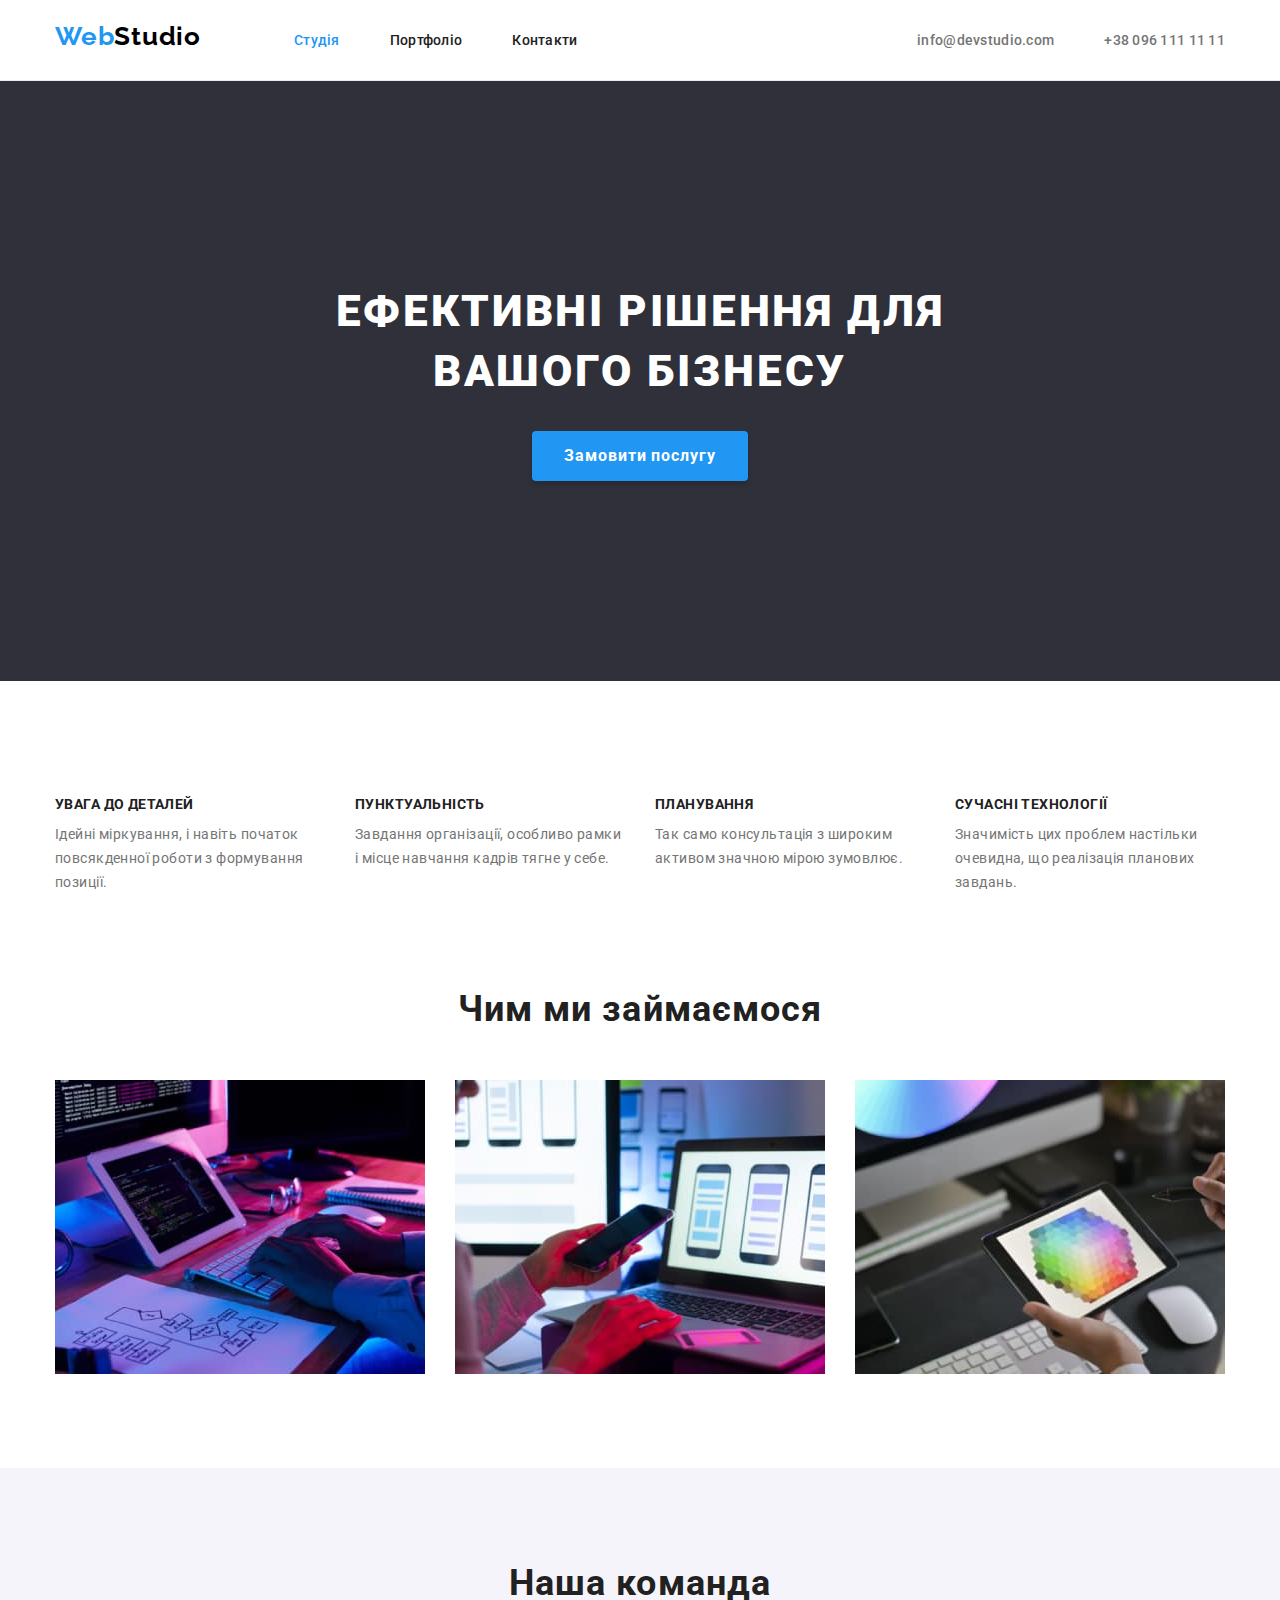
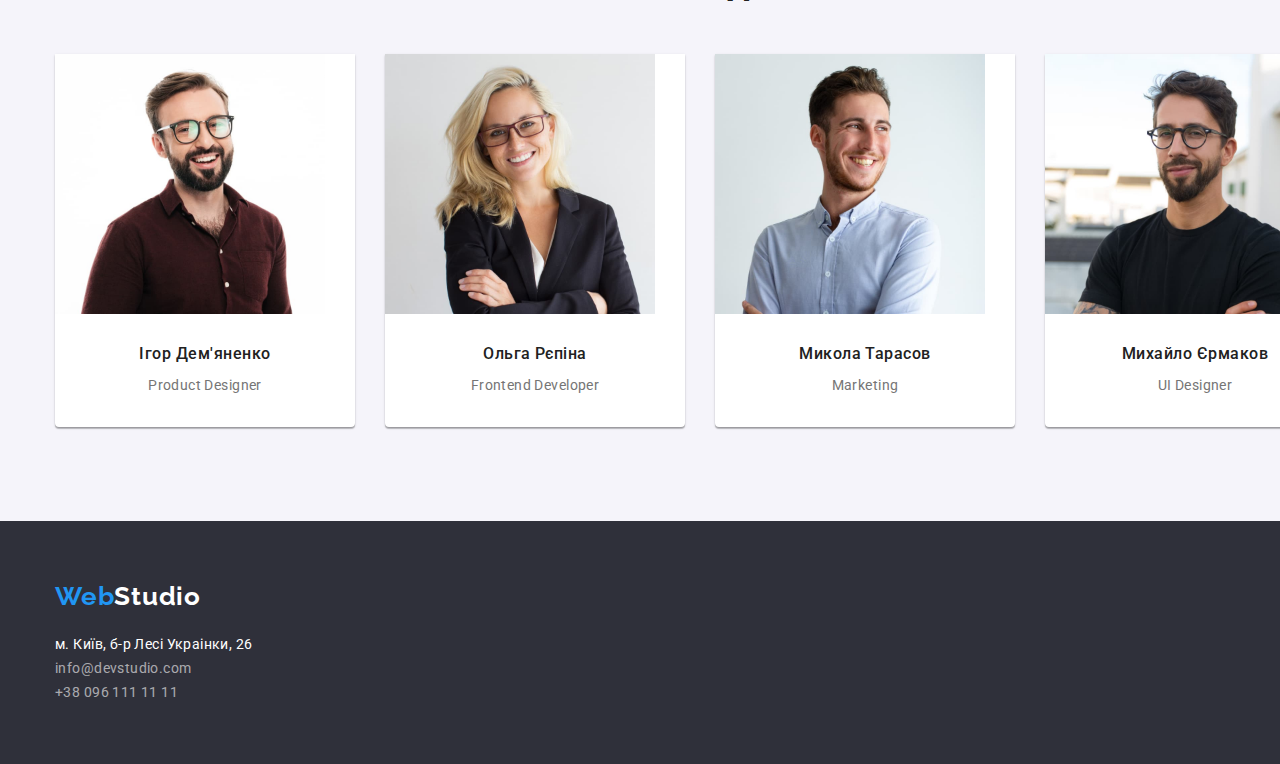
<file: index.html>
<!DOCTYPE html>
<html lang="uk">
  <head>
    <meta charset="UTF-8" />
    <meta http-equiv="X-UA-Compatible" content="IE=edge" />
    <meta name="viewport" content="width=device-width, initial-scale=1.0" />
    <title>WebStudio</title>
    <link rel="stylesheet" href="./css/modern-normalize.css" />
    <link rel="preconnect" href="https://fonts.googleapis.com" />
    <link rel="preconnect" href="https://fonts.gstatic.com" crossorigin />
    <link
      href="https://fonts.googleapis.com/css2?family=Raleway:wght@700&family=Roboto:wght@400;500;700;900&display=swap"
      rel="stylesheet"
    />
    <link rel="stylesheet" href="./css/styles.css" />
  </head>
  <body>
    <!-- HEADER -->
    <header class="header">
      <div class="header-container container">
        <nav class="nav-container">
          <a href="./index.html" class="logo"
            >Web<span class="logo-part">Studio</span></a
          >
          <ul class="list navigation-list">
            <li>
              <a class="navigation-link link current" href="./index.html"
                >Студія</a
              >
            </li>
            <li>
              <a class="navigation-link link" href="./portfolio.html"
                >Портфоліо</a
              >
            </li>
            <li><a class="navigation-link link" href="#">Контакти</a></li>
          </ul>
        </nav>
        <ul class="navigation-list list">
          <li>
            <a class="contact-link link" href="mailto:info@devstudio.com"
              >info@devstudio.com</a
            >
          </li>
          <li>
            <a class="contact-link link" href="tel:+380961111111"
              >+38 096 111 11 11</a
            >
          </li>
        </ul>
      </div>
    </header>
    <!-- MAIN -->
    <main>
      <!-- HERO -->
      <section class="hero">
        <div class="container">
          <h1 class="hero-title">Ефективні рішення для вашого бізнесу</h1>
          <button class="hero-button button" type="button">
            Замовити послугу
          </button>
        </div>
      </section>
      <!-- SPECIALS -->
      <section class="special-container">
        <div class="container">
          <h2 class="hidden-title">Особливості</h2>
          <ul class="special-list list">
            <li class="special-item">
              <h3 class="specials-title">Увага до деталей</h3>
              <p class="text">
                Ідейні міркування, і навіть початок повсякденної роботи з
                формування позиції.
              </p>
            </li>
            <li class="special-item">
              <h3 class="specials-title">Пунктуальність</h3>
              <p class="text">
                Завдання організації, особливо рамки і місце навчання кадрів
                тягне у себе.
              </p>
            </li>
            <li class="special-item">
              <h3 class="specials-title">Планування</h3>
              <p class="text">
                Так само консультація з широким активом значною мірою зумовлює.
              </p>
            </li>
            <li class="special-item">
              <h3 class="specials-title">Сучасні технології</h3>
              <p class="text">
                Значимість цих проблем настільки очевидна, що реалізація
                планових завдань.
              </p>
            </li>
          </ul>
        </div>
      </section>
      <!-- CHIM -->
      <section class="chim-container">
        <div class="container">
          <h2 class="section-title">Чим ми займаємося</h2>
          <ul class="chim-list list">
            <li class="chim-items">
              <img
                src="./images/chim1.jpg"
                alt="Програмування"
                width="370"
                height="294"
              />
            </li>
            <li class="chim-items">
              <img
                src="./images/chim2.jpg"
                alt="Розробка макетів"
                width="370"
                height="294"
              />
            </li>
            <li class="chim-items">
              <img
                src="./images/chim3.jpg"
                alt="Дизайн"
                width="370"
                height="294"
              />
            </li>
          </ul>
        </div>
      </section>
      <!-- TEAM -->
      <section class="section-team">
        <div class="container">
          <h2 class="section-title">Наша команда</h2>
          <ul class="team-list list">
            <li class="team-item">
              <img
                src="./images/igor.jpg"
                alt="photo-igor"
                width="270"
                height="260"
              />
              <div class="team-text-item">
                <h3 class="team-title">Ігор Дем'яненко</h3>
                <p class="text" lang="en">Product Designer</p>
              </div>
            </li>
            <li class="team-item">
              <img
                src="./images/olga.jpg"
                alt="photo-olga"
                width="270"
                height="260"
              />
              <div class="team-text-item">
                <h3 class="team-title">Ольга Рєпіна</h3>
                <p class="text" lang="en">Frontend Developer</p>
              </div>
            </li>
            <li class="team-item">
              <img
                src="./images/mykola.jpg"
                alt="photo-mykola"
                width="270"
                height="260"
              />
              <div class="team-text-item">
                <h3 class="team-title">Микола Тарасов</h3>
                <p class="text" lang="en">Marketing</p>
              </div>
            </li>
            <li class="team-item">
              <img
                src="./images/mykhailo.jpg"
                alt="photo-mykhailo"
                width="270"
                height="260"
              />
              <div class="team-text-item">
                <h3 class="team-title">Михайло Єрмаков</h3>
                <p class="text" lang="en">UI Designer</p>
              </div>
            </li>
          </ul>
        </div>
      </section>
    </main>
    <!-- FOOTER -->
    <footer class="footer-container">
      <div class="container">
        <a href="./index.html" class="logo"
        >Web<span class="logo-footer">Studio</span></a
      >
      <address class="footer-stile">
        <ul class="list">
          <li>
            <a
              class="footer-address link"
              href="https://goo.gl/maps/CPtrU1FHBa2aNyZL9"
              target="_blank"
              rel="noopener noreferrer nofollow"
              >м. Київ, б-р Лесі Украінки, 26</a
            >
          </li>
          <li>
            <a class="footer-link link" href="mailto:info@devstudio.com"
              >info@devstudio.com</a
            >
          </li>
          <li>
            <a class="footer-link link" href="tel:+380961111111"
              >+38 096 111 11 11</a
            >
          </li>
        </ul>
      </address>
      </div>
    </footer>
  </body>
</html>
</file>
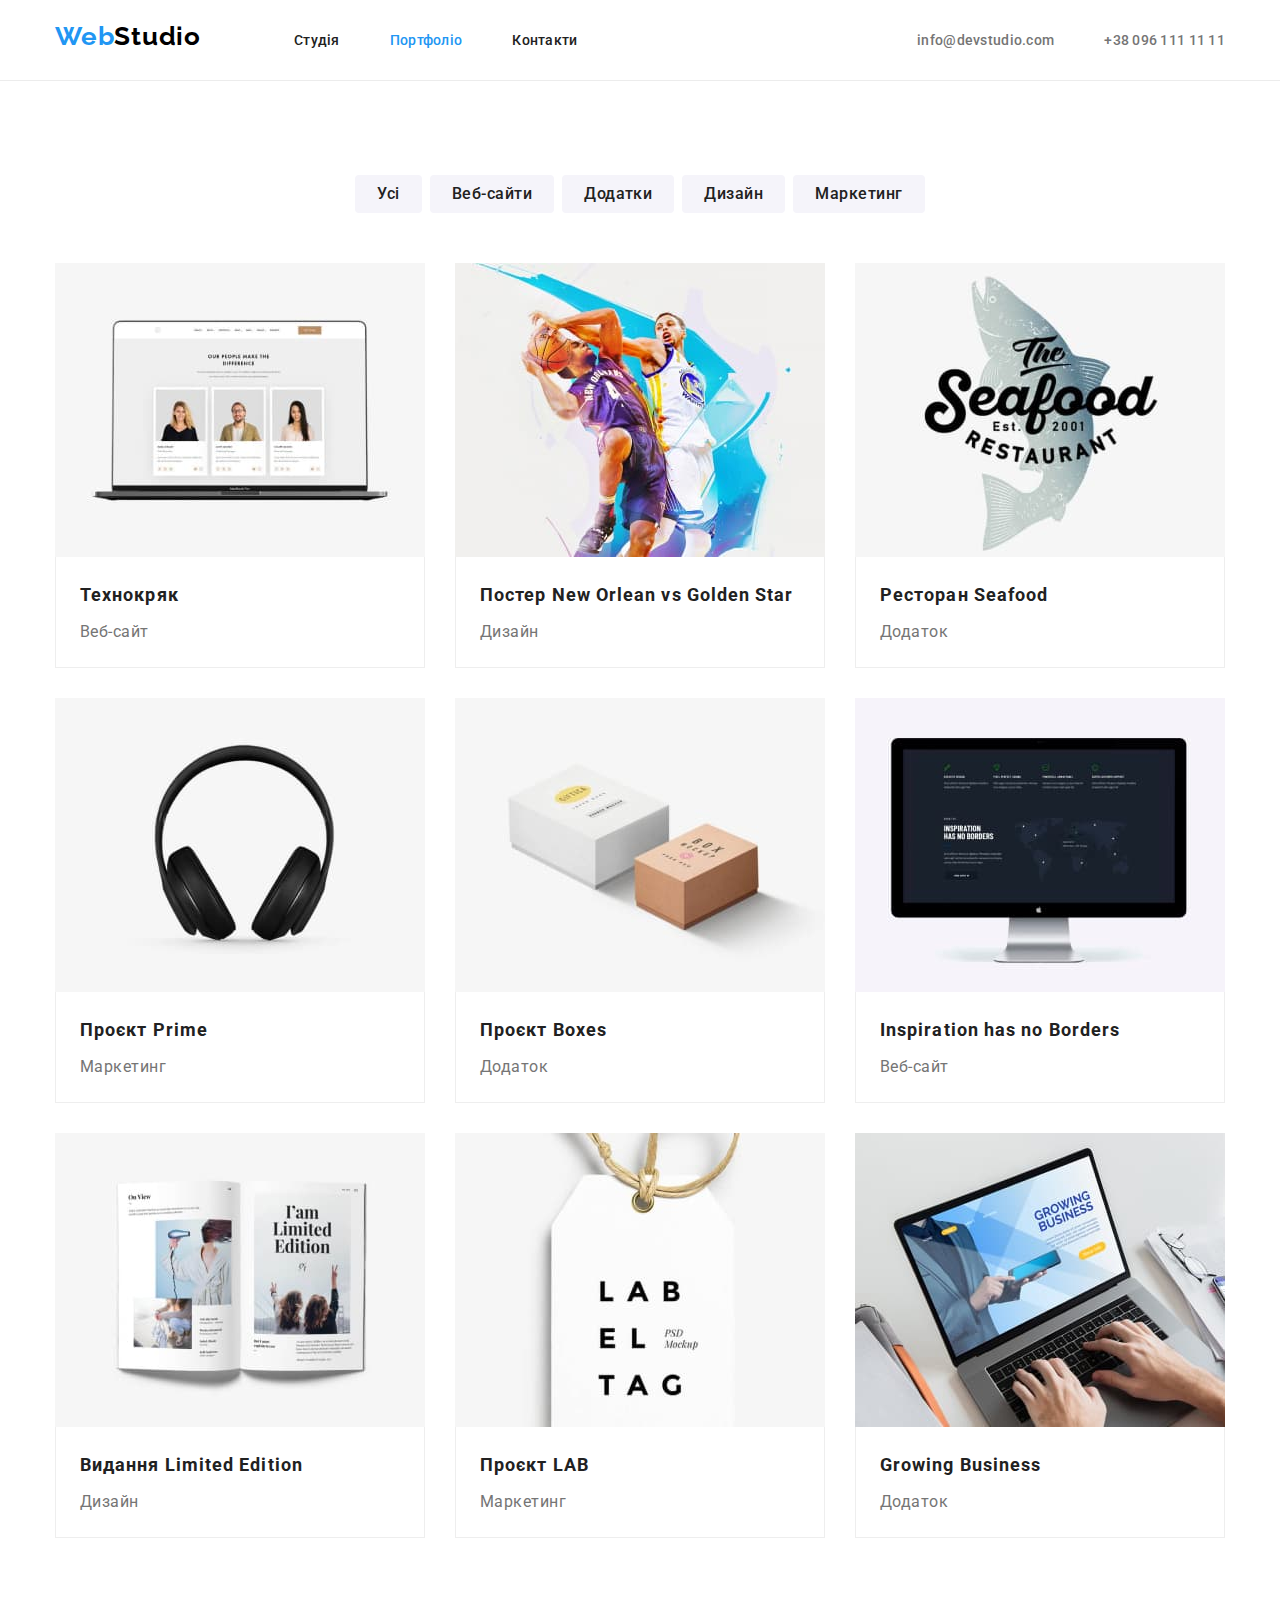
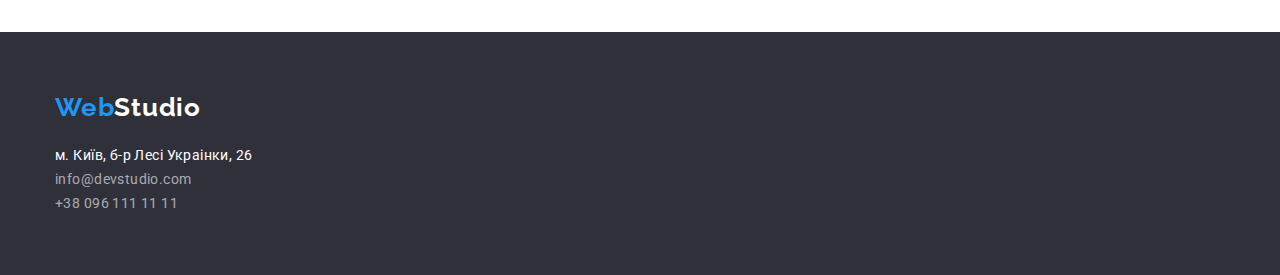
<file: portfolio.html>
<!DOCTYPE html>
<html lang="uk">
  <head>
    <meta charset="UTF-8" />
    <meta http-equiv="X-UA-Compatible" content="IE=edge" />
    <meta name="viewport" content="width=device-width, initial-scale=1.0" />
    <title>WebStudio</title>
    <link rel="stylesheet" href="./css/modern-normalize.css">
    <link rel="preconnect" href="https://fonts.googleapis.com" />
    <link rel="preconnect" href="https://fonts.gstatic.com" crossorigin />
    <link
      href="https://fonts.googleapis.com/css2?family=Raleway:wght@700&family=Roboto:wght@400;500;700;900&display=swap"
      rel="stylesheet"
    />
    <link rel="stylesheet" href="./css/styles.css" />
  </head>
  <body>
    <!-- HEADER -->
    <header class="header">
      <div class="header-container container">
        <nav class="nav-container">
          <a href="./index.html" class="logo"
            >Web<span class="logo-part">Studio</span></a
          >
          <ul class="list navigation-list">
            <li>
              <a class="navigation-link link" href="./index.html"
                >Студія</a
              >
            </li>
            <li>
              <a class="navigation-link link current" href="./portfolio.html"
                >Портфоліо</a
              >
            </li>
            <li><a class="navigation-link link" href="#">Контакти</a></li>
          </ul>
        </nav>
        <ul class="navigation-list list">
          <li>
            <a class="contact-link link" href="mailto:info@devstudio.com"
              >info@devstudio.com</a
            >
          </li>
          <li>
            <a class="contact-link link" href="tel:+380961111111"
              >+38 096 111 11 11</a
            >
          </li>
        </ul>
      </div>
    </header>
    <!-- MAIN -->
    <main>
      <!-- PORTFOLIO -->
      <section class="portfolio-container">
        <div class=" container">
          <h1 class="hidden-title">portfolio</h1>
        <ul class="btn-list list">
          <li class="btn-item">
            <button class="portfolio-button button" type="button">Усі</button>
          </li>
          <li class="btn-item">
            <button class="portfolio-button button" type="button">Веб-сайти</button>
          </li>
          <li class="btn-item">
            <button class="portfolio-button button" type="button">Додатки</button>
          </li>
          <li class="btn-item">
            <button class="portfolio-button button" type="button">Дизайн</button>
          </li>
          <li class="btn-item">
            <button class="portfolio-button button" type="button">Маркетинг</button>
          </li>
        </ul>
        <ul class="portfolio-list list">
          <li>
            <a class="link" href="">
              <img
                src="./images/technokryak.jpg"
                alt="technokryak"
                width="370"
                height="294"
              />
              <div class="portfolio-item">
                <h2 class="portfolio-title">Технокряк</h2>
              <p class="portfolio-text">Веб-сайт</p>
              </div>
            </a>
          </li>
          <li>
            <a class="link" href="">
              <img
                src="./images/star.jpg"
                alt="poster"
                width="370"
                height="294"
              />
              <div class="portfolio-item">
              <h2 class="portfolio-title">Постер <span lang="en">New Orlean vs Golden Star</span></h2>
              <p class="portfolio-text">Дизайн</p>
            </div>
            </a>
          </li>
          <li>
            <a class="link" href="">
              <img
                src="./images/seafood.jpg"
                alt="seafood"
                width="370"
                height="294"
              />
              <div class="portfolio-item">
              <h2 class="portfolio-title">Ресторан <span lang="en">Seafood</span></h2>
              <p class="portfolio-text">Додаток</p>
            </div>
            </a>
          </li>
          <li>
            <a class="link" href="">
              <img
                src="./images/prime.jpg"
                alt="earphones"
                width="370"
                height="294"
              />
              <div class="portfolio-item">
              <h2 class="portfolio-title">Проєкт <span lang="en">Prime</span></h2>
              <p class="portfolio-text">Маркетинг</p>
            </div>
            </a>
          </li>
          <li>
            <a class="link" href="">
              <img
                src="./images/boxes.jpg"
                alt="boxes"
                width="370"
                height="294"
              />
              <div class="portfolio-item">
              <h2 class="portfolio-title">Проєкт <span lang="en">Boxes</span></h2>
              <p class="portfolio-text">Додаток</p>
            </div>
            </a>
          </li>
          <li>
            <a class="link" href="">
              <img
                src="./images/inspiration.jpg"
                alt="site"
                width="370"
                height="294"
              />
              <div class="portfolio-item">
              <h2 class="portfolio-title"><span lang="en">Inspiration has no Borders</span></h2>
              <p class="portfolio-text">Веб-сайт</p>
            </div>
            </a>
          </li>
          <li>
            <a class="link" href="">
              <img
                src="./images/vydannya.jpg"
                alt="book"
                width="370"
                height="294"
              />
              <div class="portfolio-item">
              <h2 class="portfolio-title">Видання <span lang="en">Limited Edition</span></h2>
              <p class="portfolio-text">Дизайн</p>
            </div>
            </a>
          </li>
          <li>
            <a class="link" href="">
              <img
                src="./images/label.jpg"
                alt="label"
                width="370"
                height="294"
              />
              <div class="portfolio-item">
              <h2 class="portfolio-title">Проєкт <span lang="en">LAB</span></h2>
              <p class="portfolio-text">Маркетинг</p>
            </div>
            </a>
          </li>
          <li>
            <a class="link" href="">
              <img
                src="./images/growing.jpg"
                alt="Business"
                width="370"
                height="294"
              />
              <div class="portfolio-item">
              <h2 class="portfolio-title"><span lang="en">Growing Business</span></h2>
              <p class="portfolio-text">Додаток</p>
            </div>
            </a>
          </li>
        </ul>
        </div>
      </section>
    </main>
    <!-- FOOTER -->
    <footer class="footer-container">
      <div class="container">
        <a href="./index.html" class="logo"
        >Web<span class="logo-footer">Studio</span></a
      >
      <address class="footer-stile">
        <ul class="list">
          <li>
            <a
              class="footer-address link"
              href="https://goo.gl/maps/CPtrU1FHBa2aNyZL9"
              target="_blank"
              rel="noopener noreferrer nofollow"
              >м. Київ, б-р Лесі Украінки, 26</a
            >
          </li>
          <li>
            <a class="footer-link link" href="mailto:info@devstudio.com"
              >info@devstudio.com</a
            >
          </li>
          <li>
            <a class="footer-link link" href="tel:+380961111111"
              >+38 096 111 11 11</a
            >
          </li>
        </ul>
      </address>
      </div>
    </footer>
  </body>
</html>
</file>
<file: css/styles.css>
:root {
  --primary-text-color: #757575;
  --secondary-text-color: #212121;
  --third-text-color: #2196f3;
  --primary-background-color: #f5f5f5;
  --secondary-background-color: #f5f4fa;
  --third-background-color: #2f303a;
  --white-color: #ffffff;
  --button-active-color: #188ce8;
  --black-color: #000000;
}

/* reset start */
h1,
h2,
h3,
h4,
h5,
h6,
p {
  margin: 0;
}

.link {
  text-decoration: none;
  color: currentColor;
}

.list {
  list-style: none;
  margin: 0;
  padding: 0;
}

img {
  display: block;
}
/* reset end */

body {
  font-family: "Roboto", "Arial", sans-serif;
}

.link:hover,
.link:focus {
  color: var(--third-text-color);
}

  .container {
    width: 1200px;
    padding-right: 15px;
    padding-left: 15px;
    margin-left: auto;
    margin-right: auto;
  
    /* outline: 2px solid red;
    outline-offset: -2px; */
} 

/* HEADER */

.header-container {
 display: flex;
 justify-content: space-between;
 align-items: center;
}

.nav-container {
  display: flex;
  align-items: baseline;

  
}
.navigation-list {
  display: flex;
  align-items: center;
  gap: 50px;
}
/* Якщо геп ще не можна;) */

/* .navigation-list:not(:last-child) {
  margin-right: 50px;
} */

.logo {
  display: inline-block;
  font-family: "Raleway", "Arial", sans-serif;
  font-weight: 700;
  font-size: 26px;
  line-height: calc(31 / 26);
  letter-spacing: 0.03em;
  color: var(--third-text-color);
  text-decoration: none;
  margin-right: 93px;
}
.logo-part {
  color: var(--black-color);
}

.navigation-link {
  display: block;
  font-weight: 500;
  font-size: 14px;
  line-height: calc(16 / 14);
  letter-spacing: 0.02em;
  padding: 32px 0;
  color: var(--secondary-text-color);
}

.navigation-link.current {
  color: var(--third-text-color);
}

.contact-link {
  font-weight: 500;
  font-size: 14px;
  line-height: calc(16 / 14);
  letter-spacing: 0.02em;
  padding: 32px 0;
  color: var(--primary-text-color);
}

.header {
  border-bottom: 1px solid #ECECEC;
}

/* MAIN */
/* HERO */

/* temp background: */
.hero {
  background-color: #2f303a;
  padding-top: 200px;
  padding-bottom: 200px;
}

.hero-title {
  font-weight: 900;
  font-size: 44px;
  line-height: calc(60 / 44);
  letter-spacing: 0.06em;
  text-transform: uppercase;
  text-align: center;
  width: 696px;
  margin: auto;
  color: var(--white-color);
  margin-bottom: 30px;
}

.hero-button {
  display: block;
  font-family: inherit;
  font-weight: 700;
  font-size: 16px;
  line-height: calc(30 / 16);
  letter-spacing: 0.06em;
  color: var(--white-color);
  background-color: var(--third-text-color);
  border: none;
  border-radius: 4px;
  box-shadow: 0px 4px 4px rgba(0, 0, 0, 0.15);
  cursor: pointer;
  margin: 0 auto;
  padding: 10px 32px;
}

.button:hover,
.button:focus {
  background-color: var(--button-active-color);
}

/* SPECIALS */

.special-container {
  padding-top: 115px;
  padding-bottom: 94px;
}

.special-list {
  display: flex;
  justify-content: space-between;
}

.special-item:not(:last-child) {
  margin-right: 30px;
}

.hidden-title {
  position: absolute;
  white-space: nowrap;
  width: 1px;
  height: 1px;
  overflow: hidden;
  border: 0;
  padding: 0;
  clip: rect(0 0 0 0);
  clip-path: inset(50%);
  margin: -1px;
}

.specials-title {
  font-weight: 700;
  font-size: 14px;
  line-height: calc(16 / 14);
  letter-spacing: 0.03em;
  text-transform: uppercase;
  color: var(--secondary-text-color);
  margin-bottom: 10px;
}

.text {
  width: 270px;
  font-size: 14px;
  line-height: calc(24 / 14);
  letter-spacing: 0.03em;
  color: var(--primary-text-color);
}

/* CHIM */

.chim-container {
padding-bottom: 94px;
}

.section-title {
  font-weight: 700;
  font-size: 36px;
  line-height: calc(42 / 36);
  letter-spacing: 0.03em;
  text-align: center;
  color: var(--secondary-text-color);
  margin-bottom: 50px;
}

.chim-list {
  display: flex;
  text-align: center;
  justify-content: space-between;
  }

.chim-items:not(:last-child) {
  margin-right: 30px;
}

/* TEAM */

.section-team {
  background-color: var(--secondary-background-color);
  padding-top: 94px;
  padding-bottom: 94px;
}

.team-list {
  display: flex;
  justify-content: space-between;
  gap: 30px;
}

.team-title {
  font-weight: 500;
  font-size: 16px;
  line-height: calc(19 / 16);
  letter-spacing: 0.03em;
  color: var(--secondary-text-color);
  margin-bottom: 10px;

}

.team-item {
  text-align: center;
  background: #FFFFFF;
  box-shadow: 0px 1px 3px rgba(0, 0, 0, 0.12), 0px 1px 1px rgba(0, 0, 0, 0.14), 0px 2px 1px rgba(0, 0, 0, 0.2);
  border-radius: 0px 0px 4px 4px;
}

.team-text-item {
padding: 30px 15px;
}

/* FOOTER */

.footer-container {
  background-color: var(--third-background-color);
  padding-top: 60px;
  padding-bottom: 60px;
}

.logo-footer {
  color: var(--white-color);
}

.footer-stile {
  font-style: normal;
  margin-top: 20px;
}

.footer-address {
  font-size: 14px;
  line-height: calc(24 / 14);
  letter-spacing: 0.03em;
  margin-bottom: 9px;
  color: var(--white-color);
}

.footer-link {
  font-size: 14px;
  line-height: calc(24 / 14);
  letter-spacing: 0.03em;
  margin-bottom: 9px;
  color: rgba(255, 255, 255, 0.6);
}

/* PORTFOLIO */

.portfolio-container {
padding-top: 94px;
padding-bottom: 94px;
}

.btn-list {
  display: flex;
  align-items: center;
  justify-content: center;
  margin-bottom: 50px;
}

.btn-item:not(:last-child){
  margin-right: 8px;
}

.portfolio-button {
  display: inline-block;
  font-family: inherit;
  background: var(--secondary-background-color);
  font-weight: 500;
  font-size: 16px;
  line-height: calc(26 / 16);
  letter-spacing: 0.03em;
  color: var(--secondary-text-color);
  border: none;
  border-radius: 4px;
  cursor: pointer;
  padding: 6px 22px;
}

.portfolio-button:hover,
.portfolio-button:focus {
  color: var(--white-color);
  background-color: var(--third-text-color);
  box-shadow: 0px 3px 1px rgba(0, 0, 0, 0.1), 0px 1px 2px rgba(0, 0, 0, 0.08),
    0px 2px 2px rgba(0, 0, 0, 0.12);
}

.portfolio-list {
  display: flex;
  justify-content: space-between;
  flex-wrap: wrap;
  gap: 30px;
}

.portfolio-title {
  font-weight: 700;
  font-size: 18px;
  line-height: 2;
  letter-spacing: 0.06em;
  margin-bottom: 4px;
  color: var(--secondary-text-color);
}

.portfolio-text {
  font-size: 16px;
  line-height: calc(30 / 16);
  letter-spacing: 0.03em;
  color: var(--primary-text-color);
}

.portfolio-item {
  padding: 20px 24px;
  border: 1px solid #EEEEEE;
  border-top: none;
}
</file>
